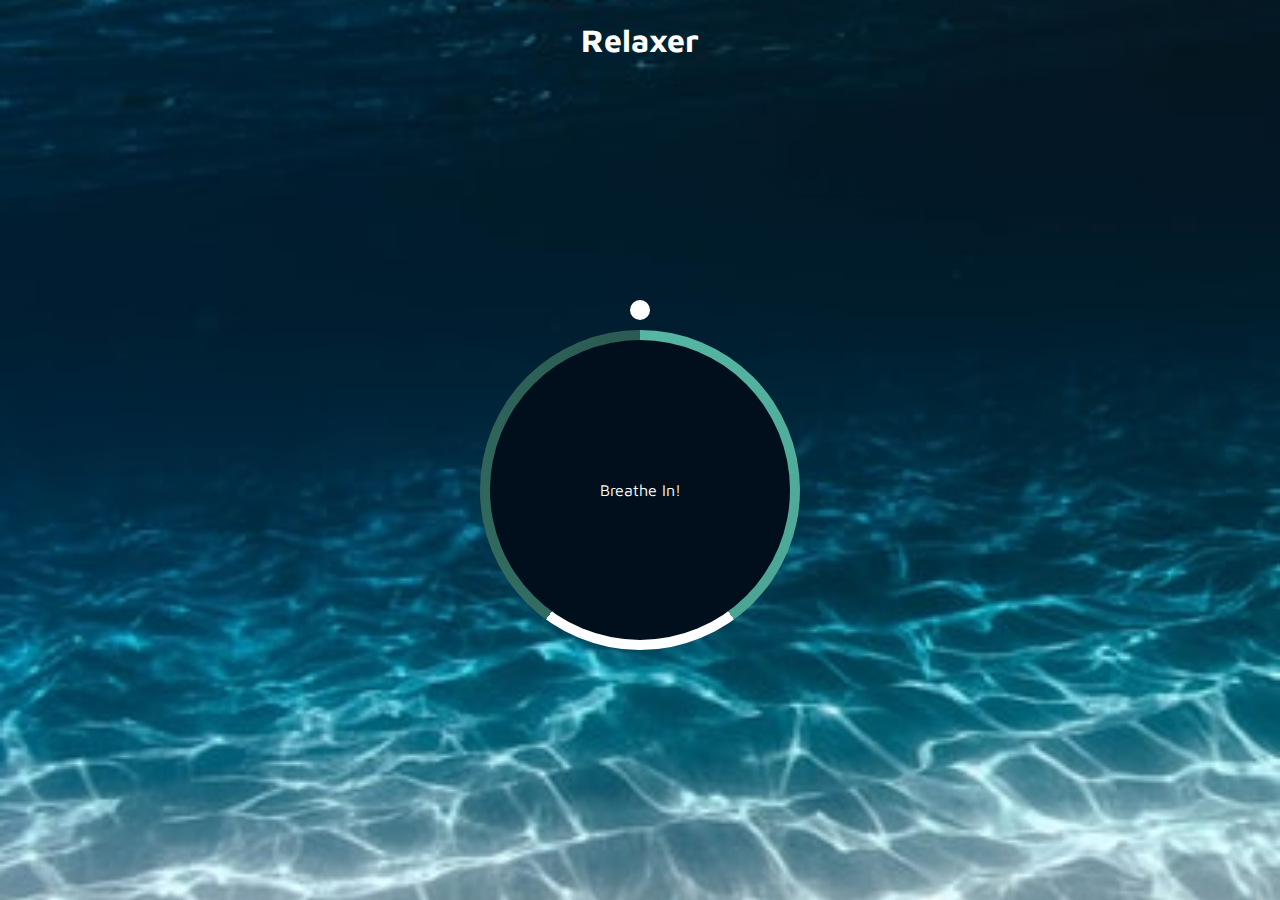
<file: Female_Healthcare_Management/female_healthcare_management/static/HealthiHer/app.html>
<!DOCTYPE html>
<html lang="en">
<head>
    <meta charset="UTF-8">
    <meta http-equiv="X-UA-Compatible" content="IE=edge">
    <meta name="viewport" content="width=device-width, initial-scale=1.0">
    <link rel="stylesheet" href="appStyle.css" />
    <title>Relaxer</title>
</head>
<body>
    <h1>Relaxer</h1>
    <div class="container">
        
        <div class="circle"></div>

        <p id="text"></p>

        <div class="pointer-container">
            <div class="pointer"></div>
        </div>

        <div class="gradient-circle"></div>
    </div>

    <script src="script.js"></script>
</body>
</html>
</file>
<file: Female_Healthcare_Management/female_healthcare_management/static/HealthiHer/appStyle.css>
@import url('https://fonts.googleapis.com/css2?family=Maven+Pro:wght@600&display=swap');

*{
    box-sizing: border-box;
}

body {
    background: #224941 url('HealthiHer/img/bg.jpg') no-repeat center center/cover;
    color: #fff;
    font-family: 'Maven Pro', sans-serif;
    min-height: 100vh;
    overflow: hidden;
    display: flex;
    flex-direction: column;
    align-items: center;
    margin: 0;
}

.container {
    display: flex;
    align-items: center;
    justify-content: center;
    height: 300px;
    width: 300px;
    margin: auto;
    /* position:  */
    transform: scale(1);
}

.circle {
    background-color: #010f1c;
    height: 100%;
    width: 100%;
    border-radius: 50%;
    position: absolute;
    top: 0;
    left: 0;
    z-index: -1;
  }
  
  .gradient-circle {
    background: conic-gradient(
      #55b7a4 0%,
      #4ca493 40%,
      #fff 40%,
      #fff 60%,
      #336d62 60%,
      #2a5b52 100%
    );
    height: 320px;
    width: 320px;
    z-index: -2;
    border-radius: 50%;
    position: absolute;
    top: -10px;
    left: -10px;
  }
  
  .pointer {
    background-color: #fff;
    border-radius: 50%;
    height: 20px;
    width: 20px;
    display: block;
  }
  
  .pointer-container {
    position: absolute;
    top: -40px;
    left: 140px;
    width: 20px;
    height: 190px;
    animation: rotate 7.5s linear forwards infinite;
    transform-origin: bottom center;
  }
  
  @keyframes rotate {
    from {
      transform: rotate(0deg);
    }
  
    to {
      transform: rotate(360deg);
    }
  }
  
  .container.grow {
    animation: grow 3s linear forwards;
  }
  
  @keyframes grow {
    from {
      transform: scale(1);
    }
  
    to {
      transform: scale(1.2);
    }
  }
  
  .container.shrink {
    animation: shrink 3s linear forwards;
  }
  
  @keyframes shrink {
    from {
      transform: scale(1.2);
    }
  
    to {
      transform: scale(1);
    }
  }
</file>
